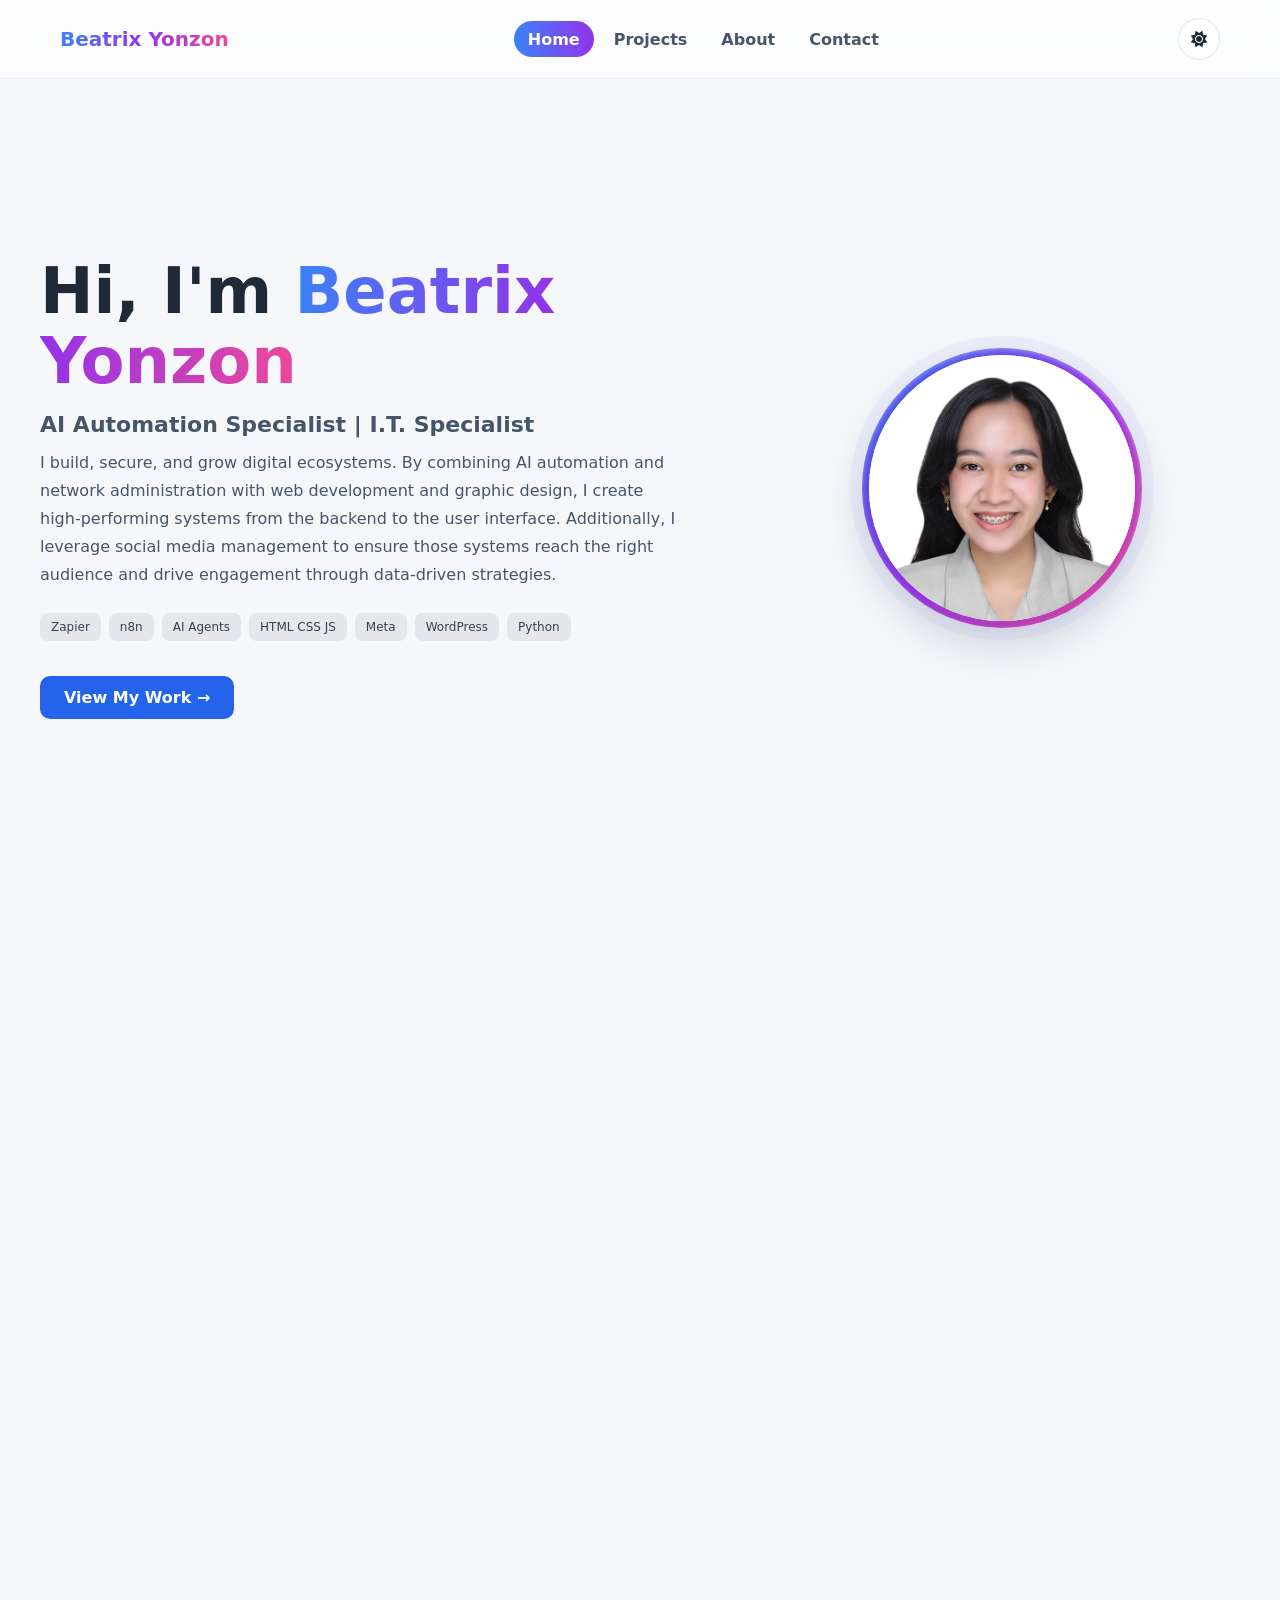
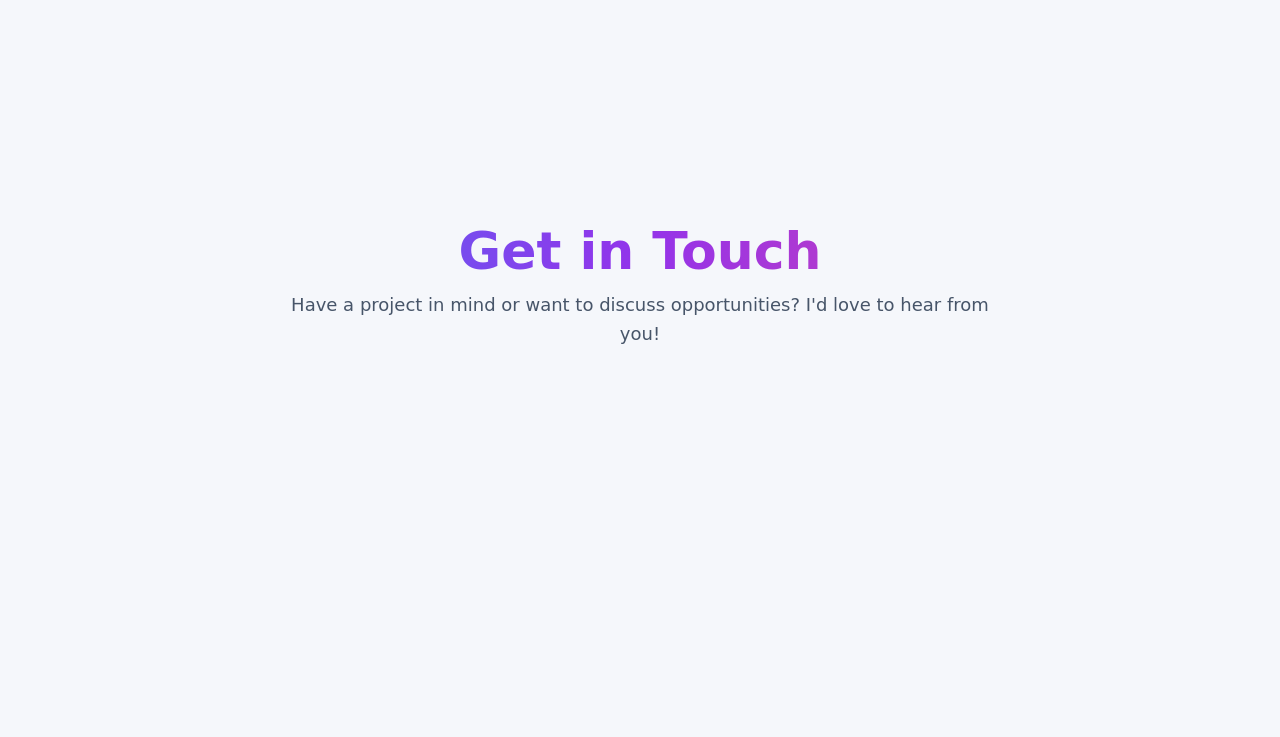
<file: index.html>
<!DOCTYPE html>
<html lang="en">
<head>
  <meta charset="UTF-8" />
  <meta name="viewport" content="width=device-width, initial-scale=1.0" />
  <meta name="description" content="Portfolio of Beatrix Yonzon, AI Automation Specialist." />

  <title>Beatrix Yonzon | Portfolio</title>

  <link rel="stylesheet" href="https://cdnjs.cloudflare.com/ajax/libs/font-awesome/6.5.0/css/all.min.css" />
  <link rel="stylesheet" href="css.css" />
</head>

<body>
  <!-- NAVBAR -->
  <header class="navbar">
    <a href="#hero" class="logo">Beatrix Yonzon</a>

    <nav class="nav-links" aria-label="Main navigation">
      <span class="nav-pill" aria-hidden="true"></span>

      <a class="active" href="#hero">Home</a>
      <a href="#projects">Projects</a>
      <a href="#about">About</a>
      <a href="#contact">Contact</a>
    </nav>

    <button id="themeToggle" class="theme-btn" type="button" aria-label="Toggle dark mode">
      <i class="fa-solid fa-sun" aria-hidden="true"></i>
    </button>
  </header>

  <main>
    <!-- HERO -->
    <section id="hero" class="hero">
      <div class="hero-left split-left">
        <h1>Hi, I'm <span class="gradient-text">Beatrix Yonzon</span></h1>
        <h2>AI Automation Specialist | I.T. Specialist </h2>

        <p class="description">
          I build, secure, and grow digital ecosystems. By combining AI automation and network administration
          with web development and graphic design, I create high-performing systems from the backend to the user interface.
          Additionally, I leverage social media management to ensure those systems reach the right audience and drive engagement
          through data-driven strategies.
        </p>

        <div class="tags" aria-label="Skills">
          <span>Zapier</span>
          <span>n8n</span>
          <span>AI Agents</span>
          <span>HTML CSS JS</span>
          <span>Meta</span>
          <span>WordPress</span>
          <span>Python</span>
        </div>

        <a href="#projects" class="btn cta">View My Work →</a>
      </div>

      <div class="hero-right split-right">
        <div class="profile-frame">
          <img src="profile.jpg" alt="Portrait of Beatrix Yonzon" />
        </div>
      </div>
    </section>

    <!-- PROJECTS -->
    <section id="projects" class="projects reveal-up">
      <h2 class="section-title">Projects</h2>

      <div class="project-grid">

  <!-- PROJECT 1 -->
  <article class="project-card">
    <div class="card-header">
      <h3>AI Job Scraper + Resume Optimizer</h3>
      <span class="featured">Featured</span>
    </div>

    <p class="desc">
      AI-powered automation workflow that scrapes job posts, analyzes job descriptions,
      optimizes resumes, and sends tailored results through Slack.
    </p>

    <div class="links">
      <span class="link green">Automation</span>
      <span class="link purple">AI</span>
      <span class="link blue">Tool</span>
    </div>

    <span class="status">Completed</span>

    <div class="tags">
      <span>n8n</span>
      <span>OpenAI</span>
      <span>Google Drive</span>
      <span>Google Docs</span>
      <span>Slack</span>
    </div>

    <div class="metrics">
      <div><strong>1</strong><p>AI Agent</p></div>
      <div><strong>Auto</strong><p>Resume Edit</p></div>
      <div><strong>Slack</strong><p>Delivery</p></div>
    </div>

    <a href="project1.html" class="details">View Details →</a>
  </article>

  <!-- PROJECT 2 -->
  <article class="project-card">
    <div class="card-header">
      <h3>AI Multi-Platform Content Automation</h3>
      <span class="featured">Featured</span>
    </div>

    <p class="desc">
      AI-powered content automation that transforms uploaded audio or video into
      platform-specific social media posts and automatically publishes them to
      LinkedIn and Facebook.
    </p>

    <div class="links">
      <span class="link green">Automation</span>
      <span class="link purple">Generative AI</span>
      <span class="link blue">Content Marketing</span>
    </div>

    <span class="status">Completed</span>

    <div class="tags">
      <span>Zapier</span>
      <span>OpenAI</span>
      <span>Google Drive</span>
      <span>LinkedIn API</span>
      <span>Facebook Pages</span>
    </div>

    <div class="metrics">
      <div><strong>Multiple</strong><p>Platforms</p></div>
      <div><strong>AI</strong><p>Repurposing</p></div>
      <div><strong>Auto</strong><p>Publishing</p></div>
    </div>

    <a href="project2.html" class="details">View Details →</a>
  </article>


  <!-- PROJECT 4 -->
  <article class="project-card">
    <div class="card-header">
      <h3>Facebook Group Marketing Automation System</h3>
    </div>

    <p class="desc">
      End-to-end social media workflow automation that posts using n8n and Playwright, significantly reducing manual posting time.
    </p>

    <div class="links">
      <span class="link green">Automation</span>
      <span class="link purple">Playwright</span>
      <span class="link purple">Marketing</span>
    </div>

    <span class="status">Completed</span>

    <div class="tags">
      <span>Javascript</span>
      <span>n8n</span>
      <span>Playwright</span>
      <span>Cloudflare Tunnel</span>
    </div>

    <div class="metrics">
      <div><strong>Social Media</strong><p>Automation</p></div>
      <div><strong>Auto</strong><p>Posting</p></div>
        </div>

    <a href="project3.html" class="details">View Details →</a>
  </article>

        <article class="project-card">
        <div class="card-header">
          <h3>AI Lead Management & Nurturing Automation</h3>
          <span class="featured">Featured</span>
        </div>

        <p class="desc">
        A multi-path lead automation workflow built with Zapier that streamlines lead management 
        by automatically routing contacts, updating CRM records, and triggering personalized follow-up 
        emails based on predefined conditions. The system uses workflow branching, delays, filters, 
        and looping to ensure each lead follows the appropriate nurturing sequence without manual intervention.        
      </p>

        <div class="links">
          <span class="link green">Automation</span>
          <span class="link purple">Lead Management</span>
          <span class="link blue">CRM Workflow</span>
        </div>

        <span class="status">Completed</span>

        <div class="tags">
          <span>Zapier</span>
          <span>Notion</span>
          <span>Paths</span>
          <span>Gmail</span>
          <span>Filters</span>
        </div>

        <div class="metrics">
        <div><strong>5</strong><p>Workflow Paths</p></div>
        <div><strong>Auto</strong><p>Follow-ups</p></div>
        <div><strong>CRM</strong><p>Updates</p></div>
        </div>

        <a href="project5.html" class="details">
          View Details →
        </a>
      </article>

        <article class="project-card">
  <div class="card-header">
    <h3>Car Detailing &amp; Tint Booking Automation</h3>
  </div>

  <p class="desc">
    GoHighLevel CRM and workflow automation system designed for an
    auto detailing and tint business, covering lead intake,
    follow-ups, booking, deposits, reminders, and maintenance.
  </p>

  <div class="links">
    <span class="link purple">Automation</span>
    <span class="link blue">GoHighLevel</span>
  </div>

  <span class="status">Completed</span>

  <div class="tags">
    <span>GoHighLevel</span>
    <span>CRM</span>
    <span>Automatic Follow-ups</span>
    <span>Workflows</span>
  </div>

  <div class="metrics">
    <div>
      <strong>7</strong>
      <p>Workflows</p>
    </div>

    <div>
      <strong>6</strong>
      <p>Automation Stages</p>
    </div>

    <div>
      <strong>SMS</strong>
      <p>Automation</p>
    </div>
  </div>

  <a href="project6.html" class="details">
    View Details →
  </a>

      </div>
    </section>

    <!-- ABOUT -->
    <section id="about" class="about reveal-up">
      <h2 class="section-title">About Me</h2>

      <div class="about-grid">
        <aside class="profile-card about-profile-card">
          <div class="about-avatar">
            <img src="profile.jpg" alt="Portrait of Beatrix Yonzon" />
          </div>

          <h3>Beatrix Yonzon</h3>
          <p class="about-role">AI Automation Specialist</p>

          <div class="about-badges">
            <span class="about-badge purple">🏆 I.T. Specialist</span>
            <span class="about-badge orange">⭐ AI Automation & Strategy</span>
          </div>

          <div class="about-divider"></div>

          <div class="about-contact">
            <p><i class="fa-solid fa-location-dot" aria-hidden="true"></i> Philippines</p>
            <p><i class="fa-solid fa-at" aria-hidden="true"></i> yonzon.trix@gmail.com</p>
          </div>

          <div class="about-divider"></div>

          <div class="quick-stats">
            <div class="stat green">
              <h4>5+</h4>
              <p>Multi-Discipline Exp.</p>
            </div>

            <div class="stat yellow">
              <h4>3+</h4>
              <p>Core Specializations</p>
            </div>
          </div>
        </aside>

        <div class="about-content">
          <div class="section-box">
            <h3>Professional Summary</h3>
         <p>
  I am an <strong>IT Specialist</strong> with professional experience in 
  <strong>Network Security Technical Support</strong> for an international company. 
  I also have hands-on experience in <strong>Automation</strong>, with a growing focus 
  on building efficient workflows and business process solutions. In addition, I have 
  experience in <strong>Web Development</strong>, <strong>Graphic Design</strong>, and 
  <strong>Social Media Management</strong>, allowing me to combine technical, creative, 
  and digital skills across different projects.
</p>

            <p>
              My focus is bridging the gap between automated systems, user experience, and business growth through scalable
              and intelligent solutions.
            </p>
          </div>
          <div class="section-box">

        <h3>Professional Goals</h3>
<p><strong>Seeking:</strong> Automation Specialist, AI Automation Specialist, or Digital Solutions roles.</p>
<p><strong>Focus Areas:</strong></p>

<ul>
  <li>Business Process Automation</li>
  <li>Workflow &amp; API Integration</li>
  <li>AI-Powered Automation</li>
  <li>CRM &amp; Marketing Automation</li>
  <li>Network &amp; Cloud Technologies</li>
</ul>
          </div>

          <div class="section-box">
            <h3>Core Competencies</h3>

            <div class="icons">
              <span>⚙️ Systems</span>
              <span>⚡ Automation</span>
              <span>💻 Development</span>
              <span>🎨 Design</span>
              <span>📢 Marketing</span>
            </div>
          </div>
        </div>
      </div>
    </section>

    <!-- CONTACT -->
    <section id="contact" class="contact reveal-split">
      <h2 class="contact-title">Get in Touch</h2>
      <p class="contact-subtitle">
        Have a project in mind or want to discuss opportunities? I'd love to hear from you!
      </p>

      <div class="contact-grid">
        <div class="contact-left split-left-scroll">
          <div class="contact-card">
            <h3>Contact Information</h3>

            <div class="contact-item">
              <div class="contact-icon">
                <i class="fa-solid fa-at" aria-hidden="true"></i>
              </div>
              <div class="contact-text">
                <strong>Email</strong>
                <span>yonzon.trix@gmail.com</span>
              </div>
            </div>

            <div class="contact-item">
              <div class="contact-icon">
                <i class="fa-solid fa-location-dot" aria-hidden="true"></i>
              </div>
              <div class="contact-text">
                <strong>Location</strong>
                <span>Philippines</span>
              </div>
            </div>
          </div>


        </div>

      </div>
    </section>
  </main>

  <script src="js.js"></script>
</body>
</html>
</file>
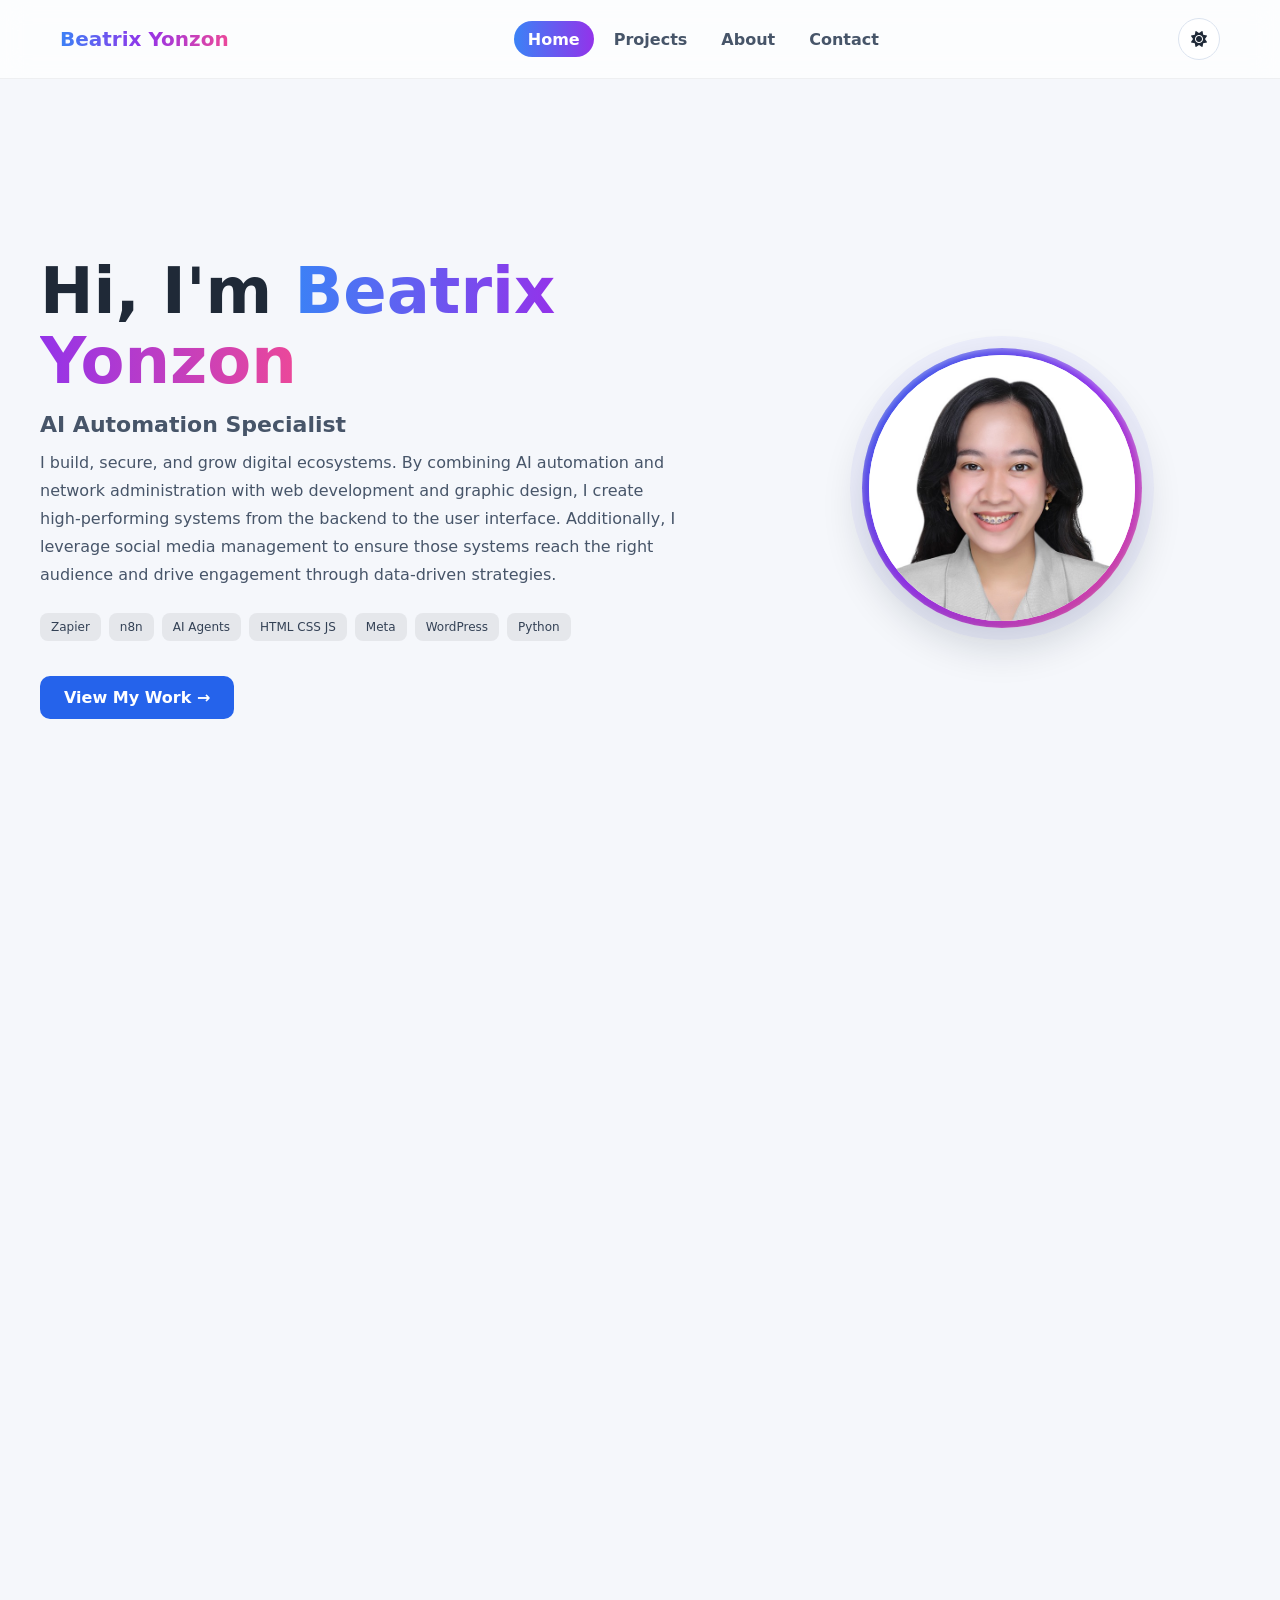
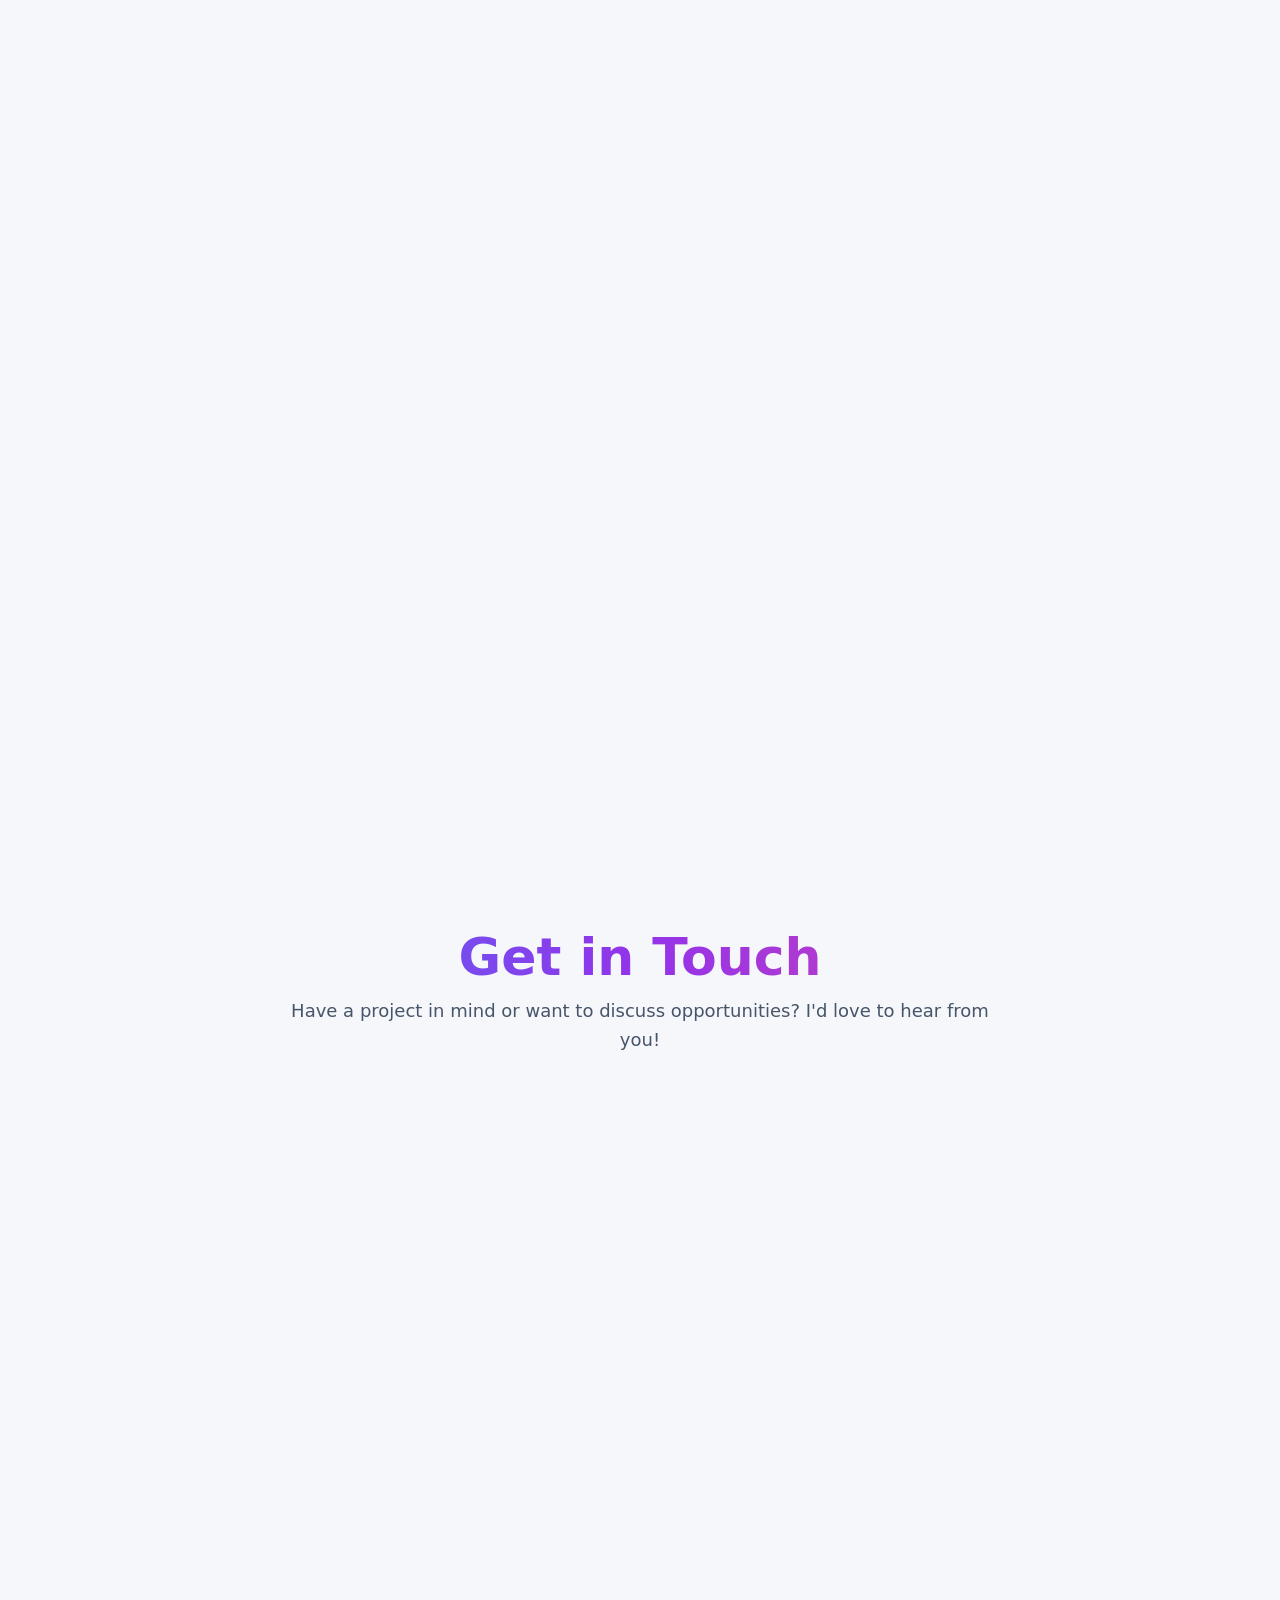
<file: html.html>
<!DOCTYPE html>
<html lang="en">
<head>
  <meta charset="UTF-8" />
  <meta name="viewport" content="width=device-width, initial-scale=1.0" />
  <meta name="description" content="Portfolio of Beatrix Yonzon, AI Automation Specialist." />

  <title>Beatrix Yonzon | Portfolio</title>

  <link rel="stylesheet" href="https://cdnjs.cloudflare.com/ajax/libs/font-awesome/6.5.0/css/all.min.css" />
  <link rel="stylesheet" href="css.css" />
</head>

<body>
  <!-- NAVBAR -->
  <header class="navbar">
    <a href="#hero" class="logo">Beatrix Yonzon</a>

    <nav class="nav-links" aria-label="Main navigation">
      <span class="nav-pill" aria-hidden="true"></span>

      <a class="active" href="#hero">Home</a>
      <a href="#projects">Projects</a>
      <a href="#about">About</a>
      <a href="#contact">Contact</a>
    </nav>

    <button id="themeToggle" class="theme-btn" type="button" aria-label="Toggle dark mode">
      <i class="fa-solid fa-sun" aria-hidden="true"></i>
    </button>
  </header>

  <main>
    <!-- HERO -->
    <section id="hero" class="hero">
      <div class="hero-left split-left">
        <h1>Hi, I'm <span class="gradient-text">Beatrix Yonzon</span></h1>
        <h2>AI Automation Specialist</h2>

        <p class="description">
          I build, secure, and grow digital ecosystems. By combining AI automation and network administration
          with web development and graphic design, I create high-performing systems from the backend to the user interface.
          Additionally, I leverage social media management to ensure those systems reach the right audience and drive engagement
          through data-driven strategies.
        </p>

        <div class="tags" aria-label="Skills">
          <span>Zapier</span>
          <span>n8n</span>
          <span>AI Agents</span>
          <span>HTML CSS JS</span>
          <span>Meta</span>
          <span>WordPress</span>
          <span>Python</span>
        </div>

        <a href="#projects" class="btn cta">View My Work →</a>
      </div>

      <div class="hero-right split-right">
        <div class="profile-frame">
          <img src="profile.jpg" alt="Portrait of Beatrix Yonzon" />
        </div>
      </div>
    </section>

    <!-- PROJECTS -->
    <section id="projects" class="projects reveal-up">
      <h2 class="section-title">Projects</h2>

      <div class="project-grid">
        <div class="project-card">
        <div class="card-header">
          <h3>AI Job Scraper + Resume Optimizer</h3>
          <span class="featured">Featured</span>
        </div>

        <p class="desc">
          AI-powered automation workflow that scrapes job posts, analyzes job descriptions,
          optimizes resumes, and sends tailored results through Slack.
        </p>

        <div class="links">
          <span class="link green">Automation</span>
          <span class="link purple">AI Agent</span>
          <span class="link blue">Career Tech</span>
        </div>

        <span class="status">Completed</span>

        <div class="tags">
          <span>n8n</span>
          <span>OpenAI</span>
          <span>Google Drive</span>
          <span>Google Docs</span>
          <span>Slack</span>
        </div>

        <div class="metrics">
          <div><strong>1</strong><p>AI Agent</p></div>
          <div><strong>Auto</strong><p>Resume Edit</p></div>
          <div><strong>Slack</strong><p>Delivery</p></div>
        </div>

        <a href="project1.html" class="details">View Details →</a>
      </div>
        </article>

        <div class="project-card">
      <div class="card-header">
        <h3>AI Lead Optimizer</h3>
        <span class="featured">Featured</span>
      </div>

      <p class="desc">
        Multi-path lead automation system that classifies, nurtures, and follows up with leads using AI and Zapier workflows, improving response time and conversion efficiency.
      </p>

      <div class="links">
        <span class="link green">Automation</span>
        <span class="link purple">AI Integration</span>
        <span class="link blue">CRM Workflow</span>
      </div>

      <span class="status">Completed</span>

      <div class="tags">
        <span>Zapier</span>
        <span>OpenAI</span>
        <span>Notion</span>
        <span>Gmail</span>
        <span>Filters</span>
      </div>

      <div class="metrics">
        <div><strong>5+</strong><p>Paths</p></div>
        <div><strong>Auto</strong><p>Follow-ups</p></div>
        <div><strong>AI</strong><p>Lead Scoring</p></div>
      </div>

      <a href="project2.html" class="details">View Details →</a>
      
    </div>
        <article class="project-card">
          <div class="card-header">
            <h3>Professional Portfolio Website</h3>
          </div>

          <p class="desc">Modern SEO-optimized portfolio built with Next.js, featuring dark mode and optimized performance.</p>

          <div class="links">
            <span class="link green">Open Source</span>
            <span class="link purple">Side Project</span>
            <span class="link blue">Frontend</span>
          </div>

          <span class="status">Completed</span>

          <div class="tags">
            <span>Next.js</span>
            <span>React</span>
            <span>TypeScript</span>
            <span>Tailwind</span>
          </div>

          <div class="metrics">
            <div><strong>91</strong><p>Performance</p></div>
            <div><strong>100</strong><p>SEO</p></div>
            <div><strong>100</strong><p>Accessibility</p></div>
          </div>

        <a href="project2.html" class="details">View Details →</a>

        </article>

        <article class="project-card">
          <div class="card-header"><h3>AI Chatbot SaaS Platform</h3></div>
          <p class="desc">Multi-tenant chatbot platform with custom knowledge base integration and real-time responses.</p>
          <div class="links"><span class="link purple">SaaS</span><span class="link blue">AI/ML</span></div>
          <span class="status">Completed</span>
          <div class="tags"><span>Node.js</span><span>OpenAI API</span><span>MongoDB</span></div>
          <div class="metrics"><div><strong>10+</strong><p>Clients</p></div><div><strong>99%</strong><p>Uptime</p></div><div><strong>2s</strong><p>Response</p></div></div>
          <a href="#" class="details">View Details →</a>
        </article>

        <article class="project-card">
          <div class="card-header"><h3>E-Commerce Analytics Dashboard</h3></div>
          <p class="desc">Real-time dashboard for tracking sales, customer behavior, and product performance.</p>
          <div class="links"><span class="link blue">Frontend</span><span class="link purple">Dashboard</span></div>
          <span class="status">Completed</span>
          <div class="tags"><span>React</span><span>Chart.js</span><span>Firebase</span></div>
          <div class="metrics"><div><strong>50K+</strong><p>Users</p></div><div><strong>1M+</strong><p>Data Points</p></div><div><strong>5</strong><p>Charts</p></div></div>
          <a href="#" class="details">View Details →</a>
        </article>

        <article class="project-card">
          <div class="card-header"><h3>Task Management System</h3></div>
          <p class="desc">Collaborative task management app with real-time updates and team tracking.</p>
          <div class="links"><span class="link green">Open Source</span><span class="link purple">Productivity</span></div>
          <span class="status">Completed</span>
          <div class="tags"><span>Vue.js</span><span>Firebase</span><span>Tailwind</span></div>
          <div class="metrics"><div><strong>1K+</strong><p>Tasks</p></div><div><strong>200+</strong><p>Users</p></div><div><strong>10</strong><p>Teams</p></div></div>
          <a href="#" class="details">View Details →</a>
        </article>

        <article class="project-card">
          <div class="card-header"><h3>Car Detailing Booking System</h3></div>
          <p class="desc">Online booking and scheduling system tailored for car detailing businesses.</p>
          <div class="links"><span class="link purple">Business</span><span class="link blue">Web App</span></div>
          <span class="status">Completed</span>
          <div class="tags"><span>PHP</span><span>MySQL</span><span>Bootstrap</span></div>
          <div class="metrics"><div><strong>300+</strong><p>Bookings</p></div><div><strong>20+</strong><p>Clients</p></div><div><strong>5★</strong><p>Rating</p></div></div>
          <a href="#" class="details">View Details →</a>
        </article>

        <article class="project-card">
          <div class="card-header"><h3>AI Image Generator Tool</h3></div>
          <p class="desc">Web-based AI tool that generates high-quality images from text prompts.</p>
          <div class="links"><span class="link blue">AI/ML</span><span class="link purple">Tool</span></div>
          <span class="status">Completed</span>
          <div class="tags"><span>Python</span><span>Stable Diffusion</span><span>Flask</span></div>
          <div class="metrics"><div><strong>5K+</strong><p>Images</p></div><div><strong>500+</strong><p>Users</p></div><div><strong>4s</strong><p>Gen Time</p></div></div>
          <a href="#" class="details">View Details →</a>
        </article>

        <article class="project-card">
          <div class="card-header"><h3>Portfolio CMS Backend</h3></div>
          <p class="desc">Headless CMS for managing portfolio content dynamically with API integration.</p>
          <div class="links"><span class="link green">Open Source</span><span class="link blue">Backend</span></div>
          <span class="status">Completed</span>
          <div class="tags"><span>Node.js</span><span>Express</span><span>MongoDB</span></div>
          <div class="metrics"><div><strong>10+</strong><p>Endpoints</p></div><div><strong>100%</strong><p>API Coverage</p></div><div><strong>Fast</strong><p>Response</p></div></div>
          <a href="#" class="details">View Details →</a>
        </article>

        <article class="project-card">
          <div class="card-header"><h3>Mobile Expense Tracker</h3></div>
          <p class="desc">Cross-platform mobile app for tracking expenses and financial insights.</p>
          <div class="links"><span class="link purple">Mobile</span><span class="link blue">App</span></div>
          <span class="status">Completed</span>
          <div class="tags"><span>Flutter</span><span>Dart</span><span>SQLite</span></div>
          <div class="metrics"><div><strong>1K+</strong><p>Downloads</p></div><div><strong>4.8★</strong><p>Rating</p></div><div><strong>Daily</strong><p>Usage</p></div></div>
          <a href="#" class="details">View Details →</a>
        </article>
      </div>
    </section>

    <!-- ABOUT -->
    <section id="about" class="about reveal-up">
      <h2 class="section-title">About Me</h2>

      <div class="about-grid">
        <aside class="profile-card about-profile-card">
          <div class="about-avatar">
            <img src="profile.jpg" alt="Portrait of Beatrix Yonzon" />
          </div>

          <h3>Beatrix Yonzon</h3>
          <p class="about-role">AI Automation Specialist</p>

          <div class="about-badges">
            <span class="about-badge purple">🏆 Full-Stack Specialist</span>
            <span class="about-badge orange">⭐ AI Automation & Strategy</span>
          </div>

          <div class="about-divider"></div>

          <div class="about-contact">
            <p><i class="fa-solid fa-location-dot" aria-hidden="true"></i> Philippines</p>
            <p><i class="fa-solid fa-at" aria-hidden="true"></i> yonzon.trix@gmail.com</p>
          </div>

          <div class="about-divider"></div>

          <div class="quick-stats">
            <div class="stat green">
              <h4>5+</h4>
              <p>Multi-Discipline Exp.</p>
            </div>

            <div class="stat yellow">
              <h4>3+</h4>
              <p>Core Specializations</p>
            </div>
          </div>
        </aside>

        <div class="about-content">
          <div class="section-box">
            <h3>Professional Summary</h3>
            <p>
              I am an <strong>AI Automation Specialist</strong> with strong experience in <strong>Network Administration</strong>
              and <strong>Full-Stack Web Development</strong>. I also have a background in <strong>Graphic Design</strong>
              and <strong>Social Media Management</strong>, allowing me to build both technical systems and strong digital brands.
            </p>

            <p>
              My focus is bridging the gap between automated systems, user experience, and business growth through scalable
              and intelligent solutions.
            </p>
          </div>

          <div class="section-box">
            <h3>Professional Goals</h3>
            <p><strong>Seeking:</strong> AI Automation Lead or Digital Solutions Architect roles.</p>
            <p><strong>Focus Areas:</strong></p>

            <ul>
              <li>API Integration</li>
              <li>Cloud Security</li>
              <li>UI/UX Design</li>
              <li>Growth Marketing</li>
            </ul>
          </div>

          <div class="section-box">
            <h3>Core Competencies</h3>

            <div class="icons">
              <span>⚙️ Systems</span>
              <span>💻 Development</span>
              <span>🎨 Design</span>
              <span>📢 Marketing</span>
            </div>
          </div>
        </div>
      </div>
    </section>

    <!-- CONTACT -->
    <section id="contact" class="contact reveal-split">
      <h2 class="contact-title">Get in Touch</h2>
      <p class="contact-subtitle">
        Have a project in mind or want to discuss opportunities? I'd love to hear from you!
      </p>

      <div class="contact-grid">
        <div class="contact-left split-left-scroll">
          <div class="contact-card">
            <h3>Contact Information</h3>

            <div class="contact-item">
              <div class="contact-icon">
                <i class="fa-solid fa-at" aria-hidden="true"></i>
              </div>
              <div class="contact-text">
                <strong>Email</strong>
                <span>yonzon.trix@gmail.com</span>
              </div>
            </div>

            <div class="contact-item">
              <div class="contact-icon">
                <i class="fa-solid fa-location-dot" aria-hidden="true"></i>
              </div>
              <div class="contact-text">
                <strong>Location</strong>
                <span>Philippines</span>
              </div>
            </div>
          </div>

          <div class="contact-card">
            <h3>Connect With Me</h3>

            <div class="social-icons">
              <a href="mailto:yonzon.trix@gmail.com" aria-label="Email">
                <i class="fa-solid fa-at"></i>
              </a>

              <a href="#" aria-label="LinkedIn">
                <i class="fa-brands fa-linkedin-in"></i>
              </a>
            </div>
          </div>
        </div>

      </div>
    </section>
  </main>

  <script src="js.js"></script>
</body>
</html>
</file>
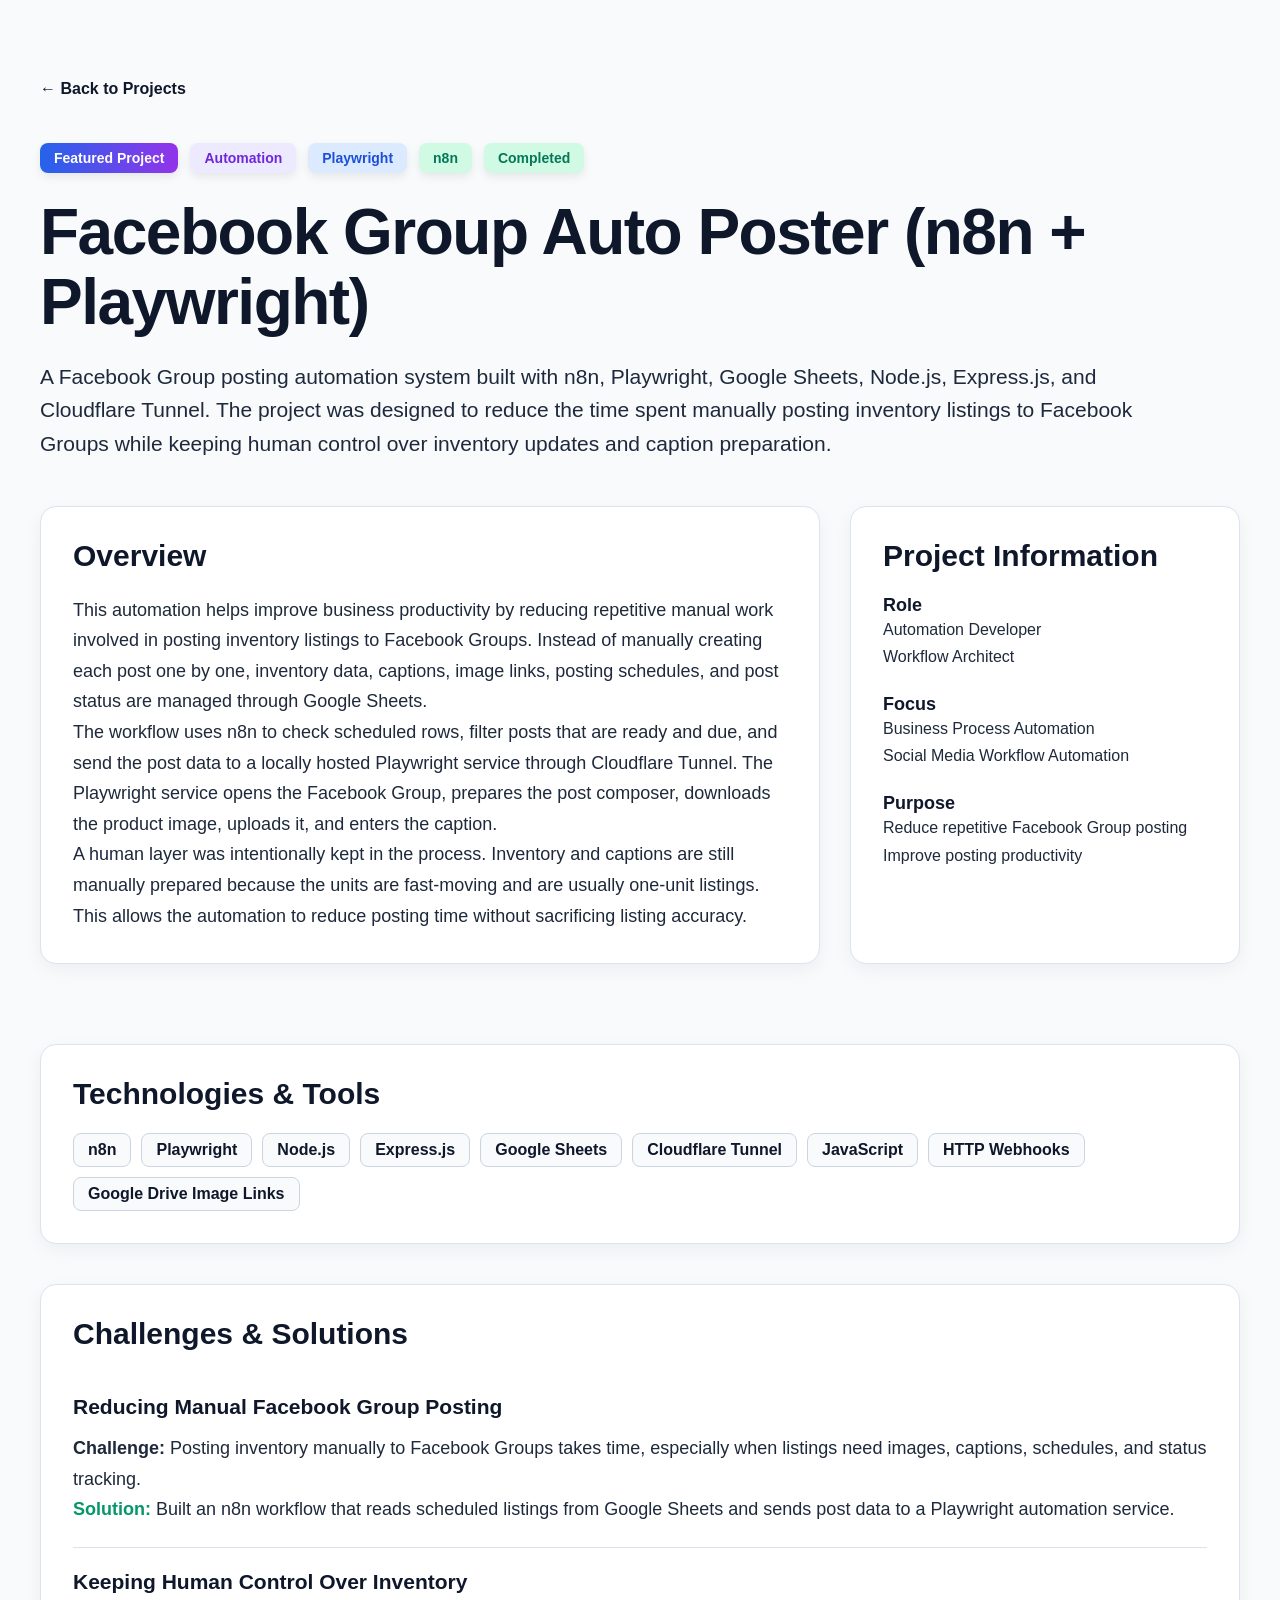
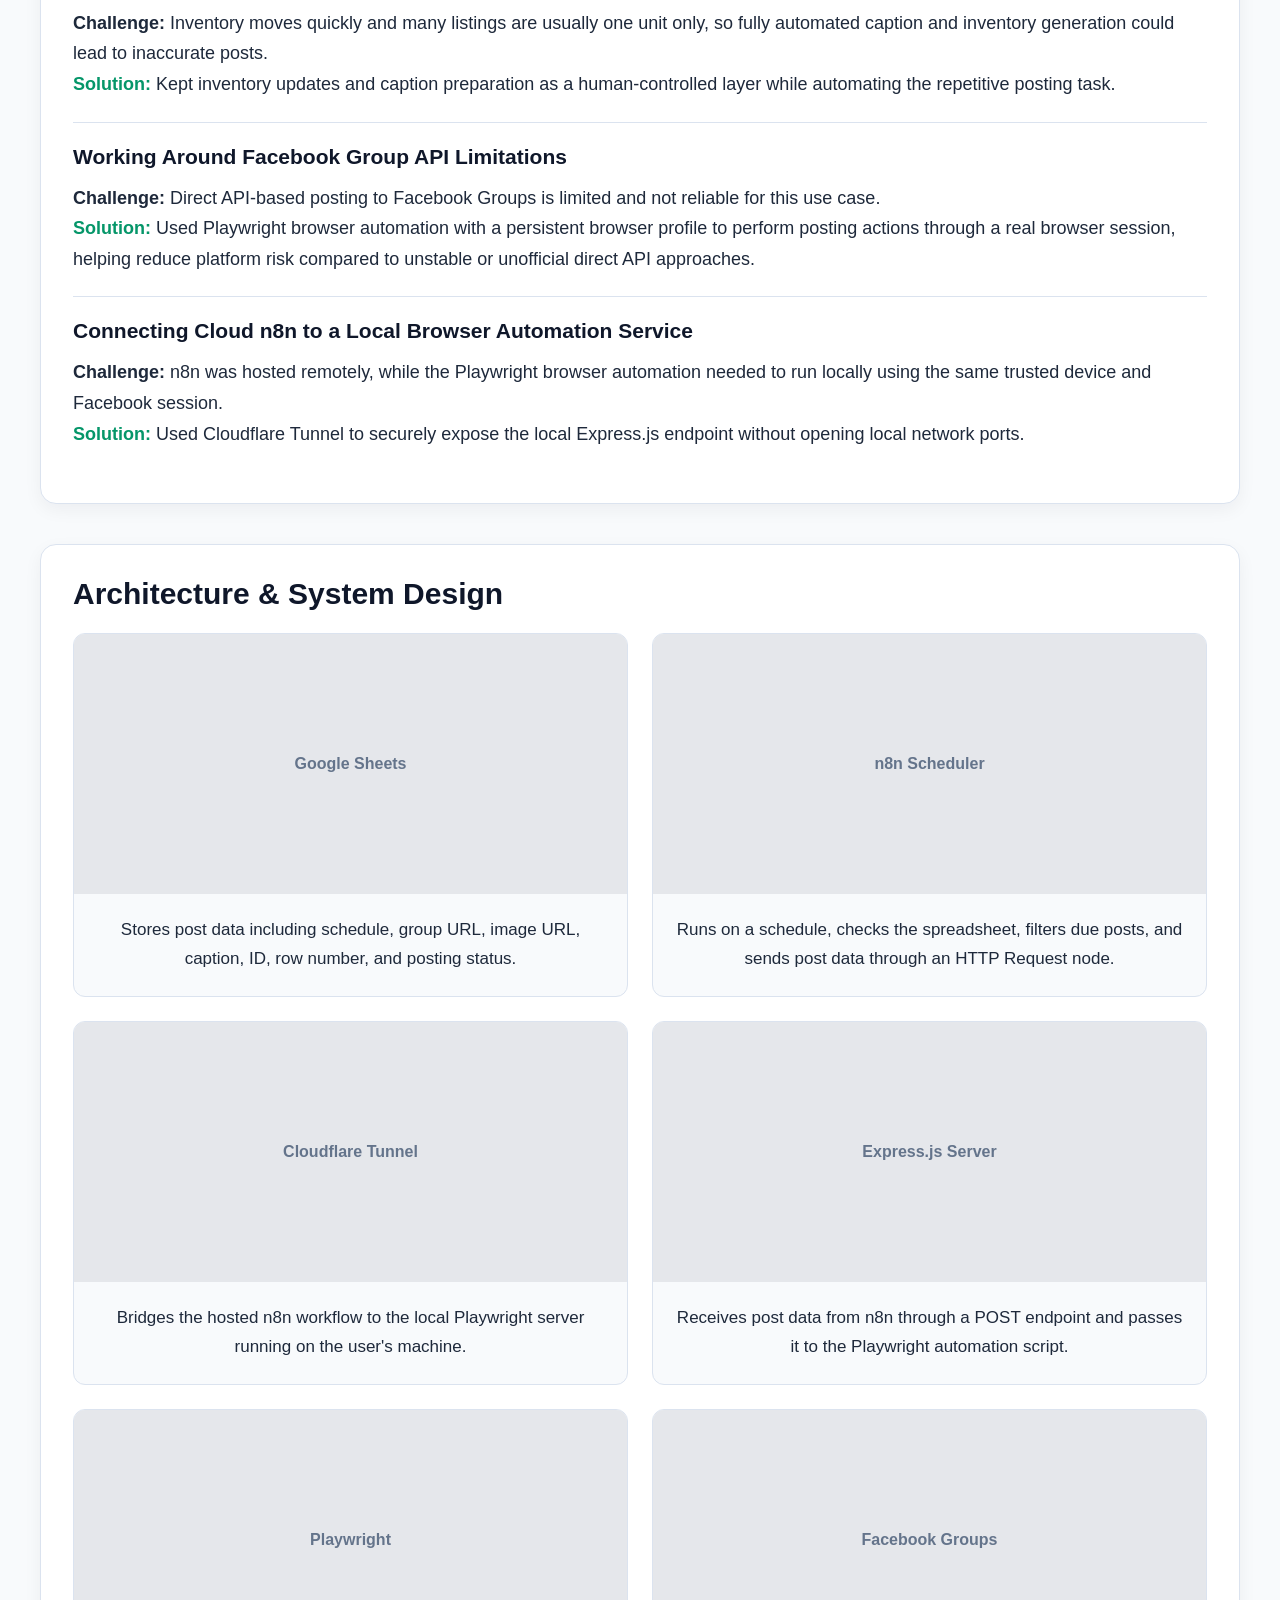
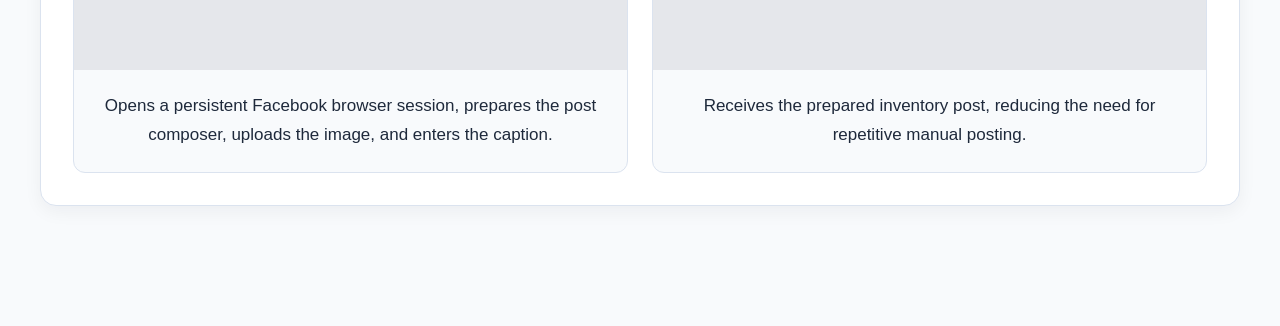
<file: project3.html>
<!DOCTYPE html>
<html lang="en">
<head>
  <meta charset="UTF-8" />
  <meta name="viewport" content="width=device-width, initial-scale=1.0" />
  <title>Project Details</title>
  <link rel="stylesheet" href="projects.css" />
</head>
<body>

  <main class="project-page">

    <a href="index.html" class="back-link">← Back to Projects</a>

    <!-- HERO -->
    <section class="project-hero">
      <div class="badges">
        <span class="badge featured">Featured Project</span>
        <span class="badge purple">Automation</span>
        <span class="badge blue">Playwright</span>
        <span class="badge green">n8n</span>
        <span class="badge green">Completed</span>
      </div>

      <h1>Facebook Group Auto Poster (n8n + Playwright)</h1>

      <p>
        A Facebook Group posting automation system built with n8n, Playwright, Google Sheets,
        Node.js, Express.js, and Cloudflare Tunnel. The project was designed to reduce the time
        spent manually posting inventory listings to Facebook Groups while keeping human control
        over inventory updates and caption preparation.
      </p>
    </section>

    <!-- OVERVIEW + INFO -->
    <section class="two-column">
      <div class="content-card">
        <h2>Overview</h2>

        <p>
          This automation helps improve business productivity by reducing repetitive manual work
          involved in posting inventory listings to Facebook Groups. Instead of manually creating
          each post one by one, inventory data, captions, image links, posting schedules, and post
          status are managed through Google Sheets.
        </p>

        <p>
          The workflow uses n8n to check scheduled rows, filter posts that are ready and due, and
          send the post data to a locally hosted Playwright service through Cloudflare Tunnel. The
          Playwright service opens the Facebook Group, prepares the post composer, downloads the
          product image, uploads it, and enters the caption.
        </p>

        <p>
          A human layer was intentionally kept in the process. Inventory and captions are still
          manually prepared because the units are fast-moving and are usually one-unit listings.
          This allows the automation to reduce posting time without sacrificing listing accuracy.
        </p>
      </div>

      <div class="content-card info-card">
        <h2>Project Information</h2>

        <div class="info-item">
          <strong>Role</strong>
          <p>Automation Developer</p>
          <p>Workflow Architect</p>
        </div>

        <div class="info-item">
          <strong>Focus</strong>
          <p>Business Process Automation</p>
          <p>Social Media Workflow Automation</p>
        </div>

        <div class="info-item">
          <strong>Purpose</strong>
          <p>Reduce repetitive Facebook Group posting</p>
          <p>Improve posting productivity</p>
        </div>
      </div>
    </section>

    <!-- TECHNOLOGIES -->
    <section class="content-card">
      <h2>Technologies & Tools</h2>

      <div class="tech-tags">
        <span>n8n</span>
        <span>Playwright</span>
        <span>Node.js</span>
        <span>Express.js</span>
        <span>Google Sheets</span>
        <span>Cloudflare Tunnel</span>
        <span>JavaScript</span>
        <span>HTTP Webhooks</span>
        <span>Google Drive Image Links</span>
      </div>
    </section>

    <!-- CHALLENGES -->
    <section class="content-card">
      <h2>Challenges & Solutions</h2>

      <div class="challenge">
        <h3>Reducing Manual Facebook Group Posting</h3>
        <p>
          <strong>Challenge:</strong> Posting inventory manually to Facebook Groups takes time,
          especially when listings need images, captions, schedules, and status tracking.
        </p>
        <p>
          <strong class="solution">Solution:</strong> Built an n8n workflow that reads scheduled
          listings from Google Sheets and sends post data to a Playwright automation service.
        </p>
      </div>

      <div class="challenge">
        <h3>Keeping Human Control Over Inventory</h3>
        <p>
          <strong>Challenge:</strong> Inventory moves quickly and many listings are usually one
          unit only, so fully automated caption and inventory generation could lead to inaccurate
          posts.
        </p>
        <p>
          <strong class="solution">Solution:</strong> Kept inventory updates and caption
          preparation as a human-controlled layer while automating the repetitive posting task.
        </p>
      </div>

      <div class="challenge">
        <h3>Working Around Facebook Group API Limitations</h3>
        <p>
          <strong>Challenge:</strong> Direct API-based posting to Facebook Groups is limited and
          not reliable for this use case.
        </p>
        <p>
          <strong class="solution">Solution:</strong> Used Playwright browser automation with a
          persistent browser profile to perform posting actions through a real browser session,
          helping reduce platform risk compared to unstable or unofficial direct API approaches.
        </p>
      </div>

      <div class="challenge">
        <h3>Connecting Cloud n8n to a Local Browser Automation Service</h3>
        <p>
          <strong>Challenge:</strong> n8n was hosted remotely, while the Playwright browser
          automation needed to run locally using the same trusted device and Facebook session.
        </p>
        <p>
          <strong class="solution">Solution:</strong> Used Cloudflare Tunnel to securely expose
          the local Express.js endpoint without opening local network ports.
        </p>
      </div>
    </section>

    <!-- ARCHITECTURE -->
    <section class="content-card">
      <h2>Architecture & System Design</h2>

      <div class="architecture-grid">
        <div class="diagram-card">
          <div class="diagram-placeholder">Google Sheets</div>
          <p>
            Stores post data including schedule, group URL, image URL, caption, ID, row number,
            and posting status.
          </p>
        </div>

        <div class="diagram-card">
          <div class="diagram-placeholder">n8n Scheduler</div>
          <p>
            Runs on a schedule, checks the spreadsheet, filters due posts, and sends post data
            through an HTTP Request node.
          </p>
        </div>

        <div class="diagram-card">
          <div class="diagram-placeholder">Cloudflare Tunnel</div>
          <p>
            Bridges the hosted n8n workflow to the local Playwright server running on the user's
            machine.
          </p>
        </div>

        <div class="diagram-card">
          <div class="diagram-placeholder">Express.js Server</div>
          <p>
            Receives post data from n8n through a POST endpoint and passes it to the Playwright
            automation script.
          </p>
        </div>

        <div class="diagram-card">
          <div class="diagram-placeholder">Playwright</div>
          <p>
            Opens a persistent Facebook browser session, prepares the post composer, uploads the
            image, and enters the caption.
          </p>
        </div>

        <div class="diagram-card">
          <div class="diagram-placeholder">Facebook Groups</div>
          <p>
            Receives the prepared inventory post, reducing the need for repetitive manual posting.
          </p>
        </div>
      </div>
    </section>

  </main>

</body>
</html>
</file>
<file: css.css>
:root {
  --bg: #f5f7fb;
  --surface: #ffffff;
  --surface-2: #f8fafc;
  --text: #1f2937;
  --text-muted: #475569;
  --border: #dbe3ef;
  --blue: #2563eb;
  --purple: #9333ea;
  --pink: #ec4899;
  --shadow: 0 8px 25px rgba(0, 0, 0, 0.06);
  --shadow-hover: 0 18px 45px rgba(15, 23, 42, 0.14);
  --radius: 16px;
  --transition: 0.28s ease;
}

* {
  margin: 0;
  padding: 0;
  box-sizing: border-box;
}

html {
  scroll-behavior: smooth;
  scroll-padding-top: 92px;
}

body {
  min-height: 100vh;
  background: var(--bg);
  color: var(--text);
  font-family: "Segoe UI", system-ui, -apple-system, BlinkMacSystemFont, sans-serif;
}

body.dark {
  --bg: #0f172a;
  --surface: #1e293b;
  --surface-2: #172554;
  --text: #f8fafc;
  --text-muted: #cbd5e1;
  --border: #334155;
  --shadow: none;
  --shadow-hover: 0 18px 45px rgba(0, 0, 0, 0.28);
}

img {
  max-width: 100%;
  display: block;
}

a {
  color: inherit;
}

section {
  background: var(--bg);
}

.gradient-text,
.logo,
.contact-title {
  background: linear-gradient(90deg, #3b82f6, #9333ea, #ec4899);
  -webkit-background-clip: text;
  background-clip: text;
  color: transparent;
}

/* NAVBAR */
.navbar {
  position: sticky;
  top: 0;
  z-index: 1000;

  display: flex;
  align-items: center;
  justify-content: space-between;
  gap: 24px;

  padding: 18px 60px;
  background: rgba(255, 255, 255, 0.72);
  border-bottom: 1px solid rgba(15, 23, 42, 0.06);
  backdrop-filter: blur(14px);
  -webkit-backdrop-filter: blur(14px);
  transition: background var(--transition), box-shadow var(--transition), border-color var(--transition);
}

body.dark .navbar {
  background: rgba(15, 23, 42, 0.86);
  border-bottom-color: rgba(148, 163, 184, 0.18);
}

.navbar.scrolled {
  box-shadow: 0 8px 24px rgba(15, 23, 42, 0.08);
}

.logo {
  text-decoration: none;
  font-size: 20px;
  font-weight: 800;
  white-space: nowrap;
}

.nav-links {
  position: relative;
  display: flex;
  align-items: center;
  gap: 6px;
}

.nav-links a {
  position: relative;
  z-index: 2;
  padding: 8px 14px;
  border-radius: 999px;
  color: var(--text-muted);
  font-weight: 600;
  text-decoration: none;
  transition: color var(--transition);
}

.nav-links a.active {
  color: #ffffff;
}

.nav-pill {
  position: absolute;
  top: 50%;
  left: 0;
  z-index: 1;

  height: 36px;
  border-radius: 999px;
  background: linear-gradient(90deg, #3b82f6, #9333ea);
  transform: translateY(-50%);
  transition: width 0.35s cubic-bezier(0.22, 1, 0.36, 1), left 0.35s cubic-bezier(0.22, 1, 0.36, 1);
}

.theme-btn {
  width: 42px;
  height: 42px;
  border: 1px solid var(--border);
  border-radius: 999px;
  background: var(--surface);
  color: var(--text);
  cursor: pointer;

  display: grid;
  place-items: center;
  font-size: 16px;
  transition: transform var(--transition), box-shadow var(--transition), background var(--transition);
}

.theme-btn:hover {
  transform: translateY(-2px);
  box-shadow: var(--shadow-hover);
}

/* HERO */
.hero {
  max-width: 1300px;
  min-height: calc(100vh - 82px);
  margin: 0 auto;
  padding: 110px 40px;

  display: grid;
  grid-template-columns: 1.15fr 0.85fr;
  align-items: center;
  gap: 80px;
  overflow: hidden;
}

.hero-left {
  max-width: 650px;
}

.hero-left h1 {
  margin-bottom: 16px;
  font-size: clamp(40px, 6vw, 64px);
  line-height: 1.08;
}

.hero-left h2 {
  margin-bottom: 12px;
  color: var(--text-muted);
  font-size: 22px;
  font-weight: 600;
}

.description {
  margin-bottom: 24px;
  color: var(--text-muted);
  font-size: 16px;
  line-height: 1.75;
}

.btn,
.cta {
  display: inline-flex;
  align-items: center;
  justify-content: center;
  margin-top: 10px;
  padding: 12px 24px;
  border: none;
  border-radius: 10px;
  background: var(--blue);
  color: white;
  font-size: 16px;
  font-weight: 700;
  text-decoration: none;
  cursor: pointer;
  transition: transform var(--transition), box-shadow var(--transition);
}

.btn:hover,
.cta:hover {
  transform: translateY(-2px);
  box-shadow: 0 10px 22px rgba(37, 99, 235, 0.28);
}

.hero-right {
  display: flex;
  justify-content: center;
}

.profile-frame {
  position: relative;
  width: 280px;
  height: 280px;
  padding: 7px;
  border-radius: 50%;
  background: linear-gradient(135deg, #2563eb, #9333ea, #ec4899);
  box-shadow:
    0 0 0 12px rgba(99, 102, 241, 0.06),
    0 18px 40px rgba(15, 23, 42, 0.16),
    inset 0 2px 6px rgba(255, 255, 255, 0.4),
    inset 0 -4px 8px rgba(0, 0, 0, 0.1);
}

.profile-frame::before {
  content: "";
  position: absolute;
  inset: 7px;
  z-index: 1;
  border-radius: 50%;
  background: var(--surface);
}

.profile-frame img {
  position: relative;
  z-index: 2;
  width: 100%;
  height: 100%;
  border-radius: 50%;
  object-fit: cover;
}

/* COMMON TAGS */
.tags {
  display: flex;
  flex-wrap: wrap;
  gap: 8px;
  margin: 10px 0 25px;
}

.tags span,
.icons span {
  display: inline-flex;
  align-items: center;
  border: 1px solid transparent;
  border-radius: 8px;
  background: #e5e7eb;
  color: #334155;
  padding: 6px 10px;
  font-size: 12px;
  transition: background var(--transition), color var(--transition), transform var(--transition), border-color var(--transition);
}

.tags span:hover,
.icons span:hover {
  transform: translateY(-2px);
  background: linear-gradient(135deg, #6366f1, #9333ea);
  color: white;
}

body.dark .tags span,
body.dark .icons span {
  background: #172554;
  border-color: #334155;
  color: #93c5fd;
}

/* SECTIONS */
.projects,
.about,
.contact {
  padding: 70px 60px;
}

.section-title {
  margin-bottom: 30px;
  color: var(--text);
  font-size: 34px;
}

/* PROJECTS */
.project-grid {
  display: grid;
  grid-template-columns: repeat(3, minmax(0, 1fr));
  gap: 25px;
}

.project-card,
.profile-card,
.section-box,
.contact-card{
  background: var(--surface);
  border: 1px solid var(--border);
  border-radius: var(--radius);
  box-shadow: var(--shadow);
}

.project-card {
  display: flex;
  flex-direction: column;
  gap: 14px;
  position: relative;
  isolation: isolate;
  overflow: hidden;
  padding: 22px;
  transition: transform var(--transition), box-shadow var(--transition), border-color var(--transition);
}

.project-card::before {
  content: "";
  position: absolute;
  inset: 0;
  z-index: -1;
  border-radius: inherit;
  background: linear-gradient(135deg, #c7d2fe, #fbcfe8);
  opacity: 0;
  transition: opacity var(--transition);
}

.project-card:hover {
  transform: translateY(-8px) scale(1.01);
  box-shadow: var(--shadow-hover);
  border-color: transparent;
}

.project-card:hover::before {
  opacity: 1;
}

body.dark .project-card:hover h3,
body.dark .project-card:hover p,
body.dark .project-card:hover .desc,
body.dark .project-card:hover .details {
  color: #1f2937;
}

.card-header {
  display: flex;
  justify-content: space-between;
  align-items: flex-start;
  gap: 16px;
}

.card-header h3 {
  flex: 1;
  max-width: 75%;
  line-height: 1.25;
}

.featured,
.status,
.link {
  display: inline-flex;
  align-items: center;
  width: fit-content;
  border-radius: 999px;
  white-space: nowrap;
}

.featured {
  background: linear-gradient(90deg, #3b82f6, #9333ea);
  color: #ffffff;
  padding: 5px 10px;
  font-size: 12px;
  font-weight: 700;
}

.desc {
  margin: 15px 0;
  color: var(--text-muted);
  font-size: 14px;
  width: 100%;
  line-height: 1.6;
}

.links {
  display: flex;
  flex-wrap: wrap;
  gap: 8px;
  margin-bottom: 12px;
}

.links span,
.tags span {
  margin: 0;
}

.link {
  padding: 6px 10px;
  font-size: 12px;
  font-weight: 600;
}

.link.green { background: #d1fae5; color: #065f46; }
.link.purple { background: #ede9fe; color: #5b21b6; }
.link.blue { background: #dbeafe; color: #1e40af; }

.status {
  margin-bottom: 10px;
  padding: 5px 10px;
  background: #dcfce7;
  color: #166534;
  font-size: 12px;
  font-weight: 700;
  width: fit-content;
}

.metrics {
  display: grid;
  grid-template-columns: repeat(3, 1fr);
  gap: 8px;
  margin: 16px 0;
  text-align: center;
  margin-top: auto;
}

.metrics strong {
  display: block;
  margin-bottom: 3px;
  color: #4f46e5;
  font-size: 16px;
}

.metrics p {
  color: var(--text-muted);
  font-size: 12px;
}

.details {
  color: var(--blue);
  font-weight: 700;
  text-decoration: none;
}

/* ABOUT */
.about-grid {
  display: grid;
  grid-template-columns: minmax(280px, 1fr) 2fr;
  gap: 30px;
}

.about-profile-card {
  padding: 35px 32px;
  text-align: center;
}

.about-avatar {
  width: 160px;
  height: 160px;
  margin: 0 auto 28px;
  padding: 6px;
  border-radius: 50%;
  background: linear-gradient(135deg, #3b82f6, #9333ea, #ec4899);
}

.about-avatar img {
  width: 100%;
  height: 100%;
  border-radius: 50%;
  object-fit: cover;
}

.about-profile-card h3 {
  margin-bottom: 10px;
  font-size: 28px;
}

.about-role {
  margin-bottom: 22px;
  color: var(--text-muted);
  font-size: 20px;
}

.about-badges,
.about-content {
  display: flex;
  flex-direction: column;
  gap: 14px;
}

.about-badge {
  width: fit-content;
  margin: 0 auto;
  padding: 9px 16px;
  border-radius: 10px;
  font-weight: 700;
  box-shadow: 0 4px 12px rgba(0, 0, 0, 0.12);
}

.about-badge.purple { background: #f3e8ff; color: #7e22ce; }
.about-badge.orange { background: #fff7ed; color: #ea580c; }

.about-divider {
  height: 1px;
  margin: 30px 0;
  background: var(--border);
}

.about-contact {
  text-align: left;
}

.about-contact p {
  display: flex;
  align-items: center;
  gap: 18px;
  margin-bottom: 20px;
  color: var(--text);
  font-size: 17px;
}

.about-contact i {
  width: 22px;
  color: var(--text-muted);
  font-size: 19px;
}

.quick-stats {
  display: grid;
  grid-template-columns: repeat(2, 1fr);
  gap: 14px;
}

.stat {
  padding: 16px 12px;
  border-radius: 14px;
  text-align: center;
}

.stat h4 {
  margin-bottom: 4px;
  font-size: 26px;
}

.stat p {
  font-size: 13px;
  line-height: 1.35;
}

.stat.green { background: #dcfce7; color: #166534; }
.stat.yellow { background: #fef9c3; color: #854d0e; }

.section-box {
  padding: 24px;
}

.section-box h3 {
  margin-bottom: 12px;
  font-size: 20px;
}

.section-box p,
.section-box li {
  color: var(--text-muted);
  font-size: 15px;
  line-height: 1.7;
}

.section-box p + p {
  margin-top: 12px;
}

.section-box ul {
  margin-left: 20px;
}

.icons {
  display: flex;
  flex-wrap: wrap;
  gap: 10px;
}

/* CONTACT */
.contact-title {
  margin-bottom: 10px;
  text-align: center;
  font-size: clamp(40px, 5vw, 52px);
}

.contact-subtitle {
  max-width: 720px;
  margin: 0 auto 56px;
  color: var(--text-muted);
  text-align: center;
  font-size: 18px;
  line-height: 1.6;
}

.contact-grid {
  display: grid;
  grid-template-columns: 1fr;
  gap: 30px;
  max-width: 600px;
  margin: 0 auto;
  overflow: hidden;
}

.contact-left {
  display: flex;
  flex-direction: column;
  gap: 24px;
}

.contact-card{
  padding: 30px;
}

.contact-card h3{
  margin-bottom: 26px;
  font-size: 26px;
}

.contact-item {
  display: flex;
  align-items: flex-start;
  gap: 16px;
  margin-bottom: 28px;
}

.contact-icon,
.social-icons a {
  display: grid;
  place-items: center;
  flex: 0 0 auto;
  width: 44px;
  height: 44px;
  border-radius: 12px;
  background: var(--surface-2);
  color: var(--blue);
}

.contact-text strong {
  display: block;
  margin-bottom: 4px;
  font-size: 18px;
}

.contact-text span {
  color: var(--text-muted);
  font-size: 16px;
}

.social-icons {
  display: flex;
  align-items: center;
  gap: 16px;
}

.social-icons a {
  color: var(--text-muted);
  text-decoration: none;
  font-size: 20px;
  transition: transform var(--transition), background var(--transition), color var(--transition), box-shadow var(--transition);
}

.social-icons a:hover {
  background: linear-gradient(135deg, #3b82f6, #9333ea);
  color: white;
  transform: translateY(-3px);
  box-shadow: var(--shadow-hover);
}

/* PAGE TRANSITIONS */
.split-left {
  animation: heroLeftIn 0.9s cubic-bezier(0.22, 1, 0.36, 1) both;
}

.split-right {
  animation: heroRightIn 0.9s cubic-bezier(0.22, 1, 0.36, 1) both;
}

.reveal-up,
.split-left-scroll,
.split-right-scroll {
  opacity: 0;
  will-change: transform, opacity;
}

.reveal-up {
  transform: translateY(42px);
  transition: opacity 0.75s ease, transform 0.75s ease;
}

.reveal-up.show {
  opacity: 1;
  transform: translateY(0);
}

.split-left-scroll {
  transform: translateX(-60px);
  transition: opacity 0.85s ease, transform 0.85s ease;
}

.split-right-scroll {
  transform: translateX(60px);
  transition: opacity 0.85s ease, transform 0.85s ease;
}

.reveal-split.show .split-left-scroll,
.reveal-split.show .split-right-scroll {
  opacity: 1;
  transform: translateX(0);
}

@keyframes heroLeftIn {
  from {
    opacity: 0;
    transform: translateX(-72px);
  }
  to {
    opacity: 1;
    transform: translateX(0);
  }
}

@keyframes heroRightIn {
  from {
    opacity: 0;
    transform: translateX(72px);
  }
  to {
    opacity: 1;
    transform: translateX(0);
  }
}

/* RESPONSIVE */
@media (max-width: 1024px) {
  .project-grid {
    grid-template-columns: repeat(2, minmax(0, 1fr));
  }

  .about-grid,
  .contact-grid {
    grid-template-columns: 1fr;
  }
}

@media (max-width: 900px) {
  .navbar {
    padding: 16px 24px;
  }

  .hero {
    grid-template-columns: 1fr;
    gap: 44px;
    padding: 82px 24px;
    text-align: center;
  }

  .hero-left {
    max-width: none;
  }

  .hero-right {
    order: -1;
  }

  .description {
    margin-inline: auto;
  }

  .tags {
    justify-content: center;
  }

  .projects,
  .about,
  .contact {
    padding: 60px 24px;
  }
}

@media (max-width: 720px) {
  .navbar {
    flex-wrap: wrap;
  }

  .nav-links {
    order: 3;
    width: 100%;
    justify-content: center;
  }

  .nav-links a {
    padding: 8px 10px;
    font-size: 14px;
  }

  .project-grid {
    grid-template-columns: 1fr;
  }

  .profile-frame {
    width: 230px;
    height: 230px;
  }

  .metrics {
    grid-template-columns: 1fr;
    text-align: left;
  }
}

@media (prefers-reduced-motion: reduce) {
  html {
    scroll-behavior: auto;
  }

  *,
  *::before,
  *::after {
    animation-duration: 0.01ms !important;
    animation-iteration-count: 1 !important;
    transition-duration: 0.01ms !important;
  }

  .reveal-up,
  .split-left-scroll,
  .split-right-scroll {
    opacity: 1;
    transform: none;
  }
}
</file>
<file: projects.css>
* {
  margin: 0;
  padding: 0;
  box-sizing: border-box;
  font-family: "Segoe UI", sans-serif;
}

body {
  background: #f8fafc;
  color: #0f172a;
}

.project-page {
  max-width: 1300px;
  margin: 0 auto;
  padding: 80px 40px;
}

.back-link {
  display: inline-block;
  margin-bottom: 45px;
  text-decoration: none;
  color: #0f172a;
  font-weight: 600;
}


/* =========================================
   PROJECT IMAGE
   ========================================= */

.diagram-image {
  width: 100%;
  height: 220px;
  overflow: hidden;
  border-radius: 12px;
  cursor: zoom-in;
  background: #f8fafc;
}

.diagram-image img {
  width: 100%;
  height: 100%;
  object-fit: contain;
  display: block;
}


/* =========================================
   IMAGE VIEWER OVERLAY
   ========================================= */

.image-viewer {
  position: fixed;
  inset: 0;

  z-index: 9999;

  /* IMPORTANT:
     Hidden until an image is clicked */
  display: none;

  align-items: center;
  justify-content: center;

  background: rgba(0, 0, 0, 0.55);

  padding: 20px;
}

/* Only show after JavaScript adds .active */
.image-viewer.active {
  display: flex;
}


/* =========================================
   VIEWER WINDOW
   ========================================= */

.image-viewer-window {
  position: relative;

  width: min(1100px, 94vw);
  height: min(750px, 90vh);

  background: white;

  border-radius: 20px;

  overflow: hidden;

  box-shadow:
    0 30px 100px rgba(0, 0, 0, 0.45);

  display: flex;
  flex-direction: column;
}


/* =========================================
   CLOSE BUTTON
   ========================================= */

.image-viewer-close {
  position: absolute;

  top: 14px;
  right: 14px;

  z-index: 20;

  width: 50px;
  height: 50px;

  border: none;
  border-radius: 50%;

  background: rgba(0, 0, 0, 0.75);
  color: white;

  font-size: 30px;

  cursor: pointer;

  display: flex;
  align-items: center;
  justify-content: center;

  transition: background 0.2s ease;
}

.image-viewer-close:hover {
  background: rgba(0, 0, 0, 0.95);
}


/* =========================================
   IMAGE AREA
   ========================================= */

.image-viewer-content {
  position: relative;

  flex: 1;

  overflow: hidden;

  background: #f5f5f5;

  display: flex;
  align-items: center;
  justify-content: center;

  cursor: grab;

  user-select: none;
}

.image-viewer-content.dragging {
  cursor: grabbing;
}


/* =========================================
   VIEWER IMAGE
   ========================================= */

.image-viewer-content > img {
  position: absolute;

  max-width: none;
  max-height: none;

  width: auto;
  height: auto;

  object-fit: contain;

  user-select: none;
  -webkit-user-drag: none;

  transform-origin: center center;

  will-change: transform;

  transition: transform 0.15s ease;
}

.image-viewer-content.dragging > img {
  transition: none;
}


/* =========================================
   VIEWER CONTROLS
   ========================================= */

.image-viewer-controls {
  height: 76px;

  flex-shrink: 0;

  display: flex;
  align-items: center;
  justify-content: center;

  gap: 14px;

  background: #ffffff;

  border-top: 1px solid rgba(0, 0, 0, 0.08);
}

.image-viewer-controls button {
  border: none;

  min-width: 48px;
  height: 46px;

  padding: 0 16px;

  border-radius: 10px;

  background: #eeeeee;

  color: #111;

  font-size: 17px;

  cursor: pointer;

  transition:
    background 0.2s ease,
    transform 0.15s ease;
}

.image-viewer-controls button:hover {
  background: #dddddd;
}

.image-viewer-controls button:active {
  transform: scale(0.95);
}

#zoomLevel {
  min-width: 60px;

  text-align: center;

  font-size: 16px;
  font-weight: 600;
}


/* =========================================
   PROJECT HERO
   ========================================= */

.project-hero {
  margin-bottom: 45px;
}

.badges {
  display: flex;
  flex-wrap: wrap;
  gap: 12px;
  margin-bottom: 24px;
}

.badge {
  padding: 7px 14px;
  border-radius: 8px;
  font-size: 14px;
  font-weight: 600;

  box-shadow:
    0 4px 10px rgba(0, 0, 0, 0.08);
}

.featured {
  background: linear-gradient(90deg, #2563eb, #9333ea);
  color: white;
}

.green {
  background: #d1fae5;
  color: #047857;
}

.purple {
  background: #ede9fe;
  color: #6d28d9;
}

.blue {
  background: #dbeafe;
  color: #1d4ed8;
}

.project-hero h1 {
  font-size: 64px;
  line-height: 1.1;
  margin-bottom: 22px;
  letter-spacing: -1.5px;
}

.project-hero p {
  font-size: 21px;
  line-height: 1.6;

  max-width: 1100px;

  color: #1e293b;

  margin-bottom: 30px;
}

.github-btn {
  display: inline-block;

  background: #0f172a;
  color: white;

  padding: 14px 26px;

  border-radius: 8px;

  text-decoration: none;

  font-weight: 700;
}


/* =========================================
   TWO COLUMN
   ========================================= */

.two-column {
  display: grid;

  grid-template-columns: 2fr 1fr;

  gap: 30px;

  margin-bottom: 40px;
}


/* =========================================
   CONTENT CARDS
   ========================================= */

.content-card {
  background: white;

  border: 1px solid #dbe3ef;

  border-radius: 16px;

  padding: 32px;

  box-shadow:
    0 6px 18px rgba(15, 23, 42, 0.05);

  margin-bottom: 40px;
}

.content-card h2 {
  font-size: 30px;

  margin-bottom: 22px;
}

.content-card p {
  font-size: 18px;

  line-height: 1.7;

  color: #1e293b;
}


/* =========================================
   INFO
   ========================================= */

.info-item {
  margin-bottom: 24px;
}

.info-item strong {
  font-size: 18px;
}

.info-item p {
  font-size: 16px;
}


/* =========================================
   TECHNOLOGIES
   ========================================= */

.tech-tags {
  display: flex;

  flex-wrap: wrap;

  gap: 10px;
}

.tech-tags span {
  border: 1px solid #cbd5e1;

  border-radius: 8px;

  padding: 7px 14px;

  background: #f8fafc;

  font-weight: 600;

  transition:
    transform 0.2s ease,
    background 0.2s ease;
}

.content-card .tech-tags span:hover {
  transform: translateY(-2px);

  background: rgb(219, 219, 219);
}


/* =========================================
   CHALLENGES
   ========================================= */

.challenge {
  padding: 22px 0;

  border-bottom: 1px solid #dbe3ef;
}

.challenge:last-child {
  border-bottom: none;
}

.challenge h3 {
  font-size: 21px;

  margin-bottom: 14px;
}

.solution {
  color: #059669;
}


/* =========================================
   ARCHITECTURE
   ========================================= */

.architecture-grid {
  display: grid;

  grid-template-columns:
    repeat(2, 1fr);

  gap: 24px;
}

.diagram-card {
  border: 1px solid #dbe3ef;

  border-radius: 12px;

  overflow: hidden;

  background: #f8fafc;
}

.diagram-placeholder {
  height: 260px;

  background: #e5e7eb;

  display: flex;

  align-items: center;
  justify-content: center;

  color: #64748b;

  font-weight: 700;
}

.diagram-card p {
  padding: 22px;

  text-align: center;

  font-size: 17px;
}


/* =========================================
   MOBILE
   ========================================= */

@media (max-width: 900px) {

  .project-hero h1 {
    font-size: 42px;
  }

  .project-hero p {
    font-size: 18px;
  }

  .two-column,
  .architecture-grid {
    grid-template-columns: 1fr;
  }
}


@media (max-width: 700px) {

  .project-page {
    padding: 50px 20px;
  }

  .image-viewer {
    padding: 10px;
  }

  .image-viewer-window {
    width: 96vw;
    height: 90vh;

    border-radius: 14px;
  }

  .image-viewer-controls {
    height: 65px;
  }

  .image-viewer-close {
    width: 42px;
    height: 42px;

    font-size: 24px;
  }


}

/* =========================================
   DARK MODE
   ========================================= */

html.dark-mode body {
  background: #0f172a;
  color: #f8fafc;
}

html.dark-mode .back-link {
  color: #f8fafc;
}

html.dark-mode .project-hero p {
  color: #cbd5e1;
}

html.dark-mode .content-card {
  background: #1e293b;
  border-color: #334155;
  box-shadow: 0 6px 18px rgba(0, 0, 0, 0.2);
}

html.dark-mode .content-card p {
  color: #cbd5e1;
}

html.dark-mode .info-item strong {
  color: #f8fafc;
}

html.dark-mode .tech-tags span {
  background: #0f172a;
  border-color: #475569;
  color: #f8fafc;
}

html.dark-mode .content-card .tech-tags span:hover {
  background: #334155;
}

html.dark-mode .challenge {
  border-bottom-color: #334155;
}

html.dark-mode .challenge h3 {
  color: #f8fafc;
}

html.dark-mode .diagram-card {
  background: #0f172a;
  border-color: #334155;
}

html.dark-mode .diagram-card p {
  color: #cbd5e1;
}

html.dark-mode .diagram-placeholder {
  background: #334155;
  color: #cbd5e1;
}

/* IMAGE VIEWER */

html.dark-mode .image-viewer-window {
  background: #1e293b;
}

html.dark-mode .image-viewer-content {
  background: #0f172a;
}

html.dark-mode .image-viewer-controls {
  background: #1e293b;
  border-top-color: rgba(255, 255, 255, 0.1);
}

html.dark-mode .image-viewer-controls button {
  background: #334155;
  color: #f8fafc;
}

html.dark-mode .image-viewer-controls button:hover {
  background: #475569;
}

html.dark-mode #zoomLevel {
  color: #f8fafc;
}
</file>
